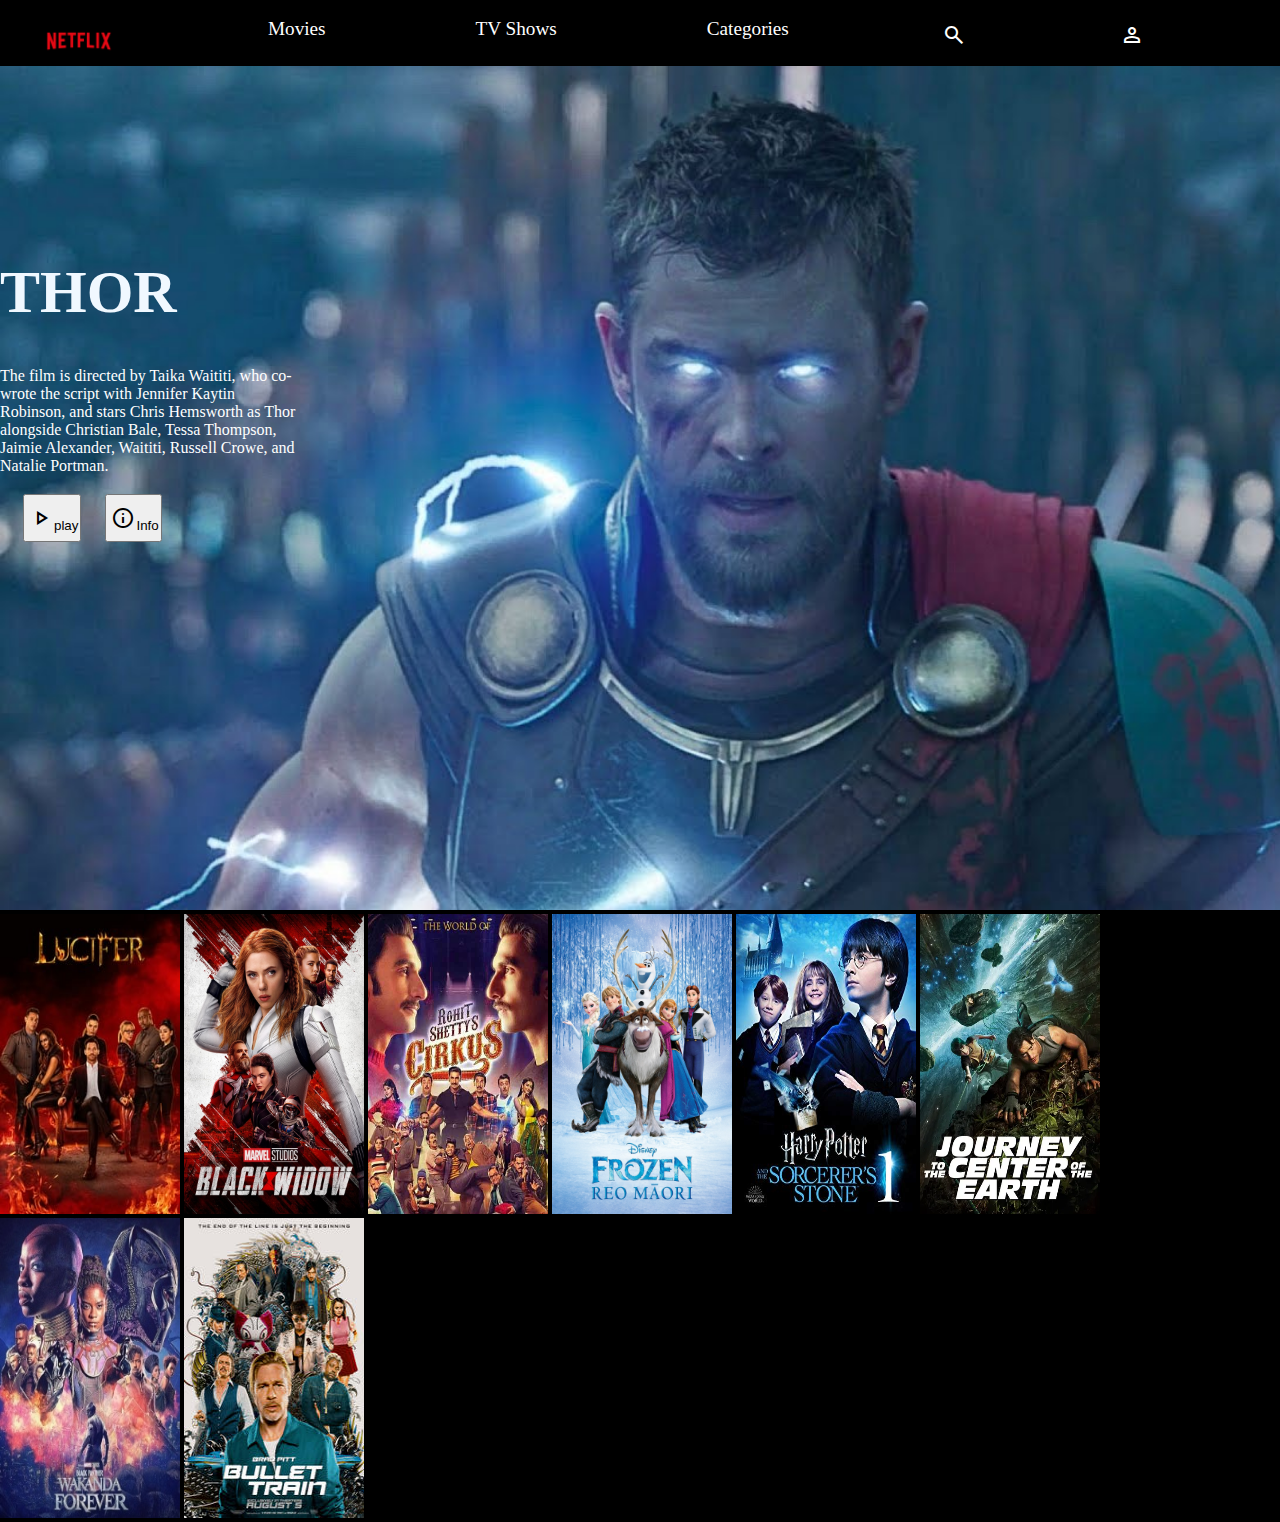
<file: index.html>
<!DOCTYPE html>
<html lang="en">

<head>
    <meta charset="UTF-8">
    <meta http-equiv="X-UA-Compatible" content="IE=edge">
    <meta name="viewport" content="width=device-width, initial-scale=1.0">
    <link rel="stylesheet" href="css/style.css">
    <link rel="stylesheet"
        href="https://fonts.googleapis.com/css2?family=Material+Symbols+Outlined:opsz,wght,FILL,GRAD@20..48,100..700,0..1,-50..200" />
    <title>NETFLIX</title>
</head>

<body>
    <!-- navbar start -->
    <div class="navbar">
        <nav>
            <ul>
                <li><img src="css/image/logo.webp" alt=""></li>
                <div class="nav-content">
                    <li><a href="#">Movies</a></li>
                    <li><a href="#">TV Shows</a></li>
                    <li><a href="#">Categories</a></li>
                    <li><a href="#"><span class="material-symbols-outlined">
                                search
                            </span></a></li>
                    <li><a href="#"><span class="material-symbols-outlined">
                                person
                            </span></a></li>
                </div>
            </ul>
        </nav>
    </div>
    <!-- navbar end -->
    <!-- banner start -->
    <div class="banner">
        <img src="css/image/image.jpg" alt="">
        <div class="banner-content">
            <h1>THOR</h1>
            <p>The film is directed by Taika Waititi, who co-wrote the script with Jennifer Kaytin Robinson, and stars
                Chris Hemsworth as Thor alongside Christian Bale, Tessa Thompson, Jaimie Alexander, Waititi, Russell
                Crowe, and Natalie Portman.
            </p>
            <div class="main">
                <button class="btn">
                    <span class="material-symbols-outlined">
                        play_arrow
                    </span>play
                </button>
                <button class="btn">
                    <span class="material-symbols-outlined">
                        info
                    </span>Info
                </button>
            </div>
        </div>
    </div>
        <!-- banner end -->
        <div class="row">
            <img class="row" src="css/image/lucifer.jpg" alt="">
            <img class="row" src="css/image/black.jpeg" alt="">
            <img class="row" src="css/image/cirkus-1.jpg" alt="">
            <img class="row" src="css/image/frozen.jpeg" alt="">
            <img class="row" src="css/image/harry.jpg" alt="">
            <img class="row" src="css/image/journey.webp" alt="">
            <img class="row" src="css/image/blackpanter.jpg" alt="">
            <img class="row" src="css/image/bullet.jpg" alt="">
        </div>
</body>

</html>
</file>
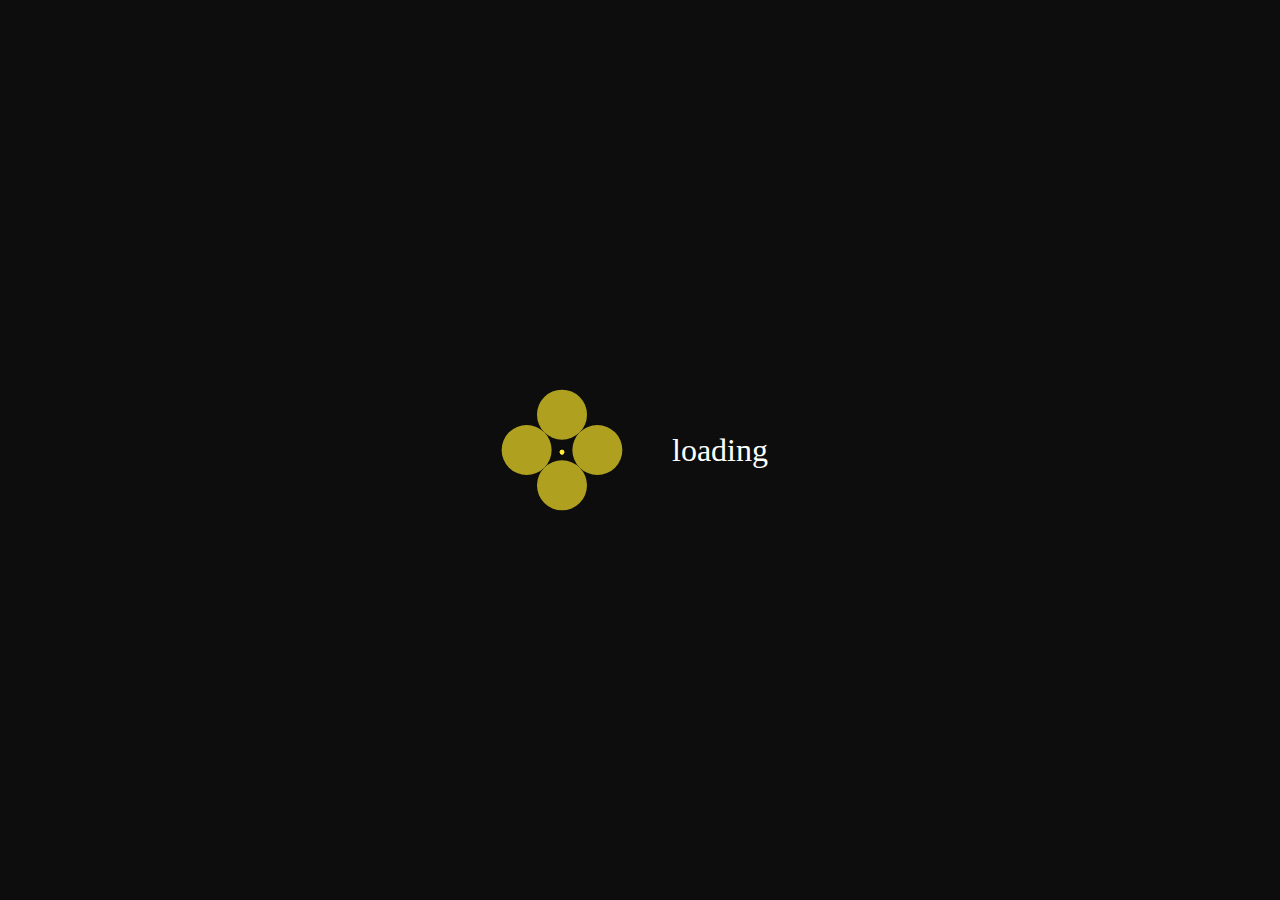
<file: index1.html>
<!DOCTYPE html>
<html lang="en">
<head>
    <meta charset="UTF-8">
    <meta http-equiv="X-UA-Compatible" content="IE=edge">
    <meta name="viewport" content="width=device-width, initial-scale=1.0">
    <title>Document</title>
</head>
<style>
    .Parent-loading{
        display:block;
        width: 100%; height:100%;
        position: absolute;
        top:0px; left:0px;
        z-index: 100;
        background: #0d0d0e;
        opacity: 1;
        display: flex;
        justify-content:center;
        align-items: center;
        -webkit-transition: opacity 1s cubic-bezier(.83,.01,.75,.71);
        -moz-transition: opacity 1s cubic-bezier(.83,.01,.75,.71);
        -ms-transition: opacity 1s cubic-bezier(.83,.01,.75,.71);
        -o-transition: opacity 1s cubic-bezier(.83,.01,.75,.71);
        transition: opacity 1s cubic-bezier(.83,.01,.75,.71);
    }
    
    .loding-animation-holder{
        width: 100px; height:100px;
        transform:rotate(45deg);
        position: relative;
    }
    
    .loading-animator{
        width: 50%; height:50%;
        float:left;
        border-radius: 50%;
        background: #c4b422e3;
        transform:rotate(0deg);
        position:relative;
        top:0px; left:0px;
        bottom:0px; right:0px;
        opacity: 1;
    }
    
    .loading-animator:nth-child(1){
        transform-origin: bottom right;
        animation:loading 3s cubic-bezier(.46,-0.1,.2,1.5) infinite;
    }
    
    .loading-animator:nth-child(2){
        transform-origin: bottom left;
        animation:loading 3s 0.3s cubic-bezier(.46,-0.1,.2,1.5) infinite;
    }
    
    .loading-animator:nth-child(4){
        transform-origin: top left;
        animation:loading 3s 0.4s cubic-bezier(.46,-0.1,.2,1.5) infinite;
    }
    
    .loading-animator:nth-child(3){
        transform-origin: top right;
        animation:loading 3s 0.5s cubic-bezier(.46,-0.1,.2,1.5) infinite;
    }
    
    @keyframes loading {
        0%{
            transform:rotate(0deg);
            opacity: 1;
        }
        25%{
            transform:rotate(90deg);
            opacity: 0;
        }
        35%{
            transform:rotate(-90deg);
            opacity:0;
        }
        65%{
            transform:rotate(0deg);
            opacity: 1;
        }
    }
    
    .middle-circle{
        width: 5px; height: 5px;
        position: absolute;
        top:47.5px; left:47.5px;
        border-radius: 100%;
        border:1px solid #000;
        background: #FFEB3B;
    }
    .Parent-loading .lod h1
    {
        color: #fff;
        margin-left: 60px;
        font-family: fantasy;
        font-weight: normal;
    }
    .Parent-loading .lod span
    {
        color: #fff;
        margin-left: 80px;
        font-size:14px;
    }
    </style>
    
<body>
    <div class="Parent-loading">

        <div class="loding-animation-holder">
            <div class="loading-animator"></div>
            <div class="loading-animator"></div>
            <div class="loading-animator"></div>
            <div class="loading-animator"></div>
            <div class="middle-circle"></div>
        </div>
      <div class="lod">
        <h1>loading</h1>
        
      </div>
    </div>
    
</body>
</html>
</file>
<file: css/style.css>
body {
    background-color: black;
    margin: 0;
    padding: 0;
}

.navbar ul {
    list-style-type: none;
}

.navbar li {
    float: left;
}

.navbar img {
    width: 78px;
    height: auto;
}

.navbar a {
    text-decoration: none;
    color: white;
    font-size: larger;
    padding-left: 150px;

}

.nav-content {
    margin-top: 18px;
}

.navbar a:hover {
    color: aquamarine;
}

.banner img {
    width: 1500px;
    height: auto;

}

.banner {
    position: relative;
}

.banner-content {
    position: absolute;
    color: white;
    width: 300px;
    top: 200px;
}

.banner h1 {
    font-size: 60px;
    color: aliceblue;
}

.btn {
    padding: 5px 1px;
    margin-left: 20px;
    display: flex;
}

.material-symbols-outlined {
    padding: 5px 1px;
    border-radius: 10px;
    margin-left: 2px;
    bottom: 200px;
}

.main {

    padding: 3px 3px;
    bottom: left 10px;

}
.main button{
    display: inline;
}

.banner-content p {
    display: block;
}

.row img {
    width: 180px;
    height: 300px;
    padding:0;
    margin: 0;
    transition: transform 450ms;
}

.row img:hover {
    transform: scale(1.08);
}
</file>
